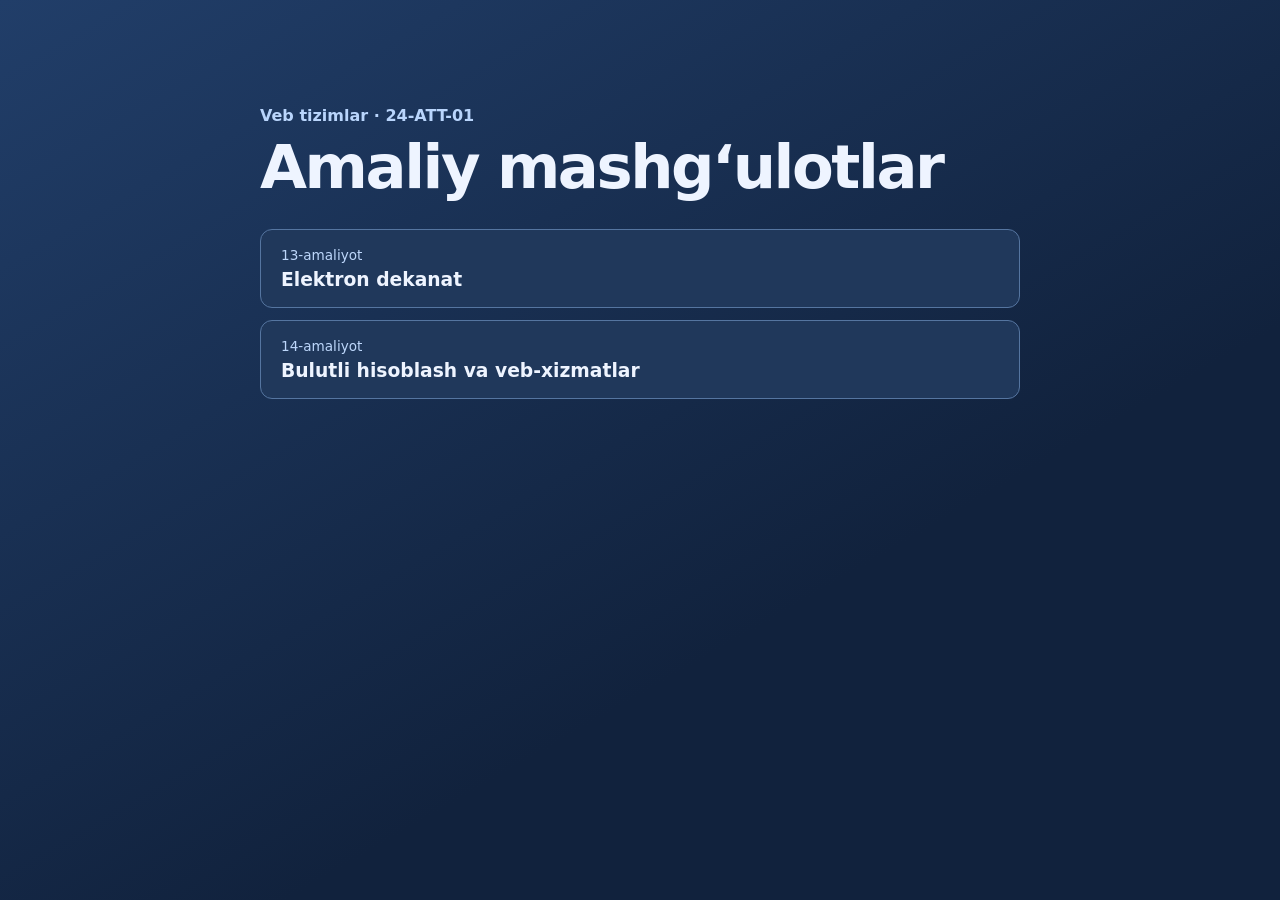
<file: index.html>
<!doctype html>
<html lang="uz">
<head>
  <meta charset="utf-8">
  <meta name="viewport" content="width=device-width, initial-scale=1">
  <title>Veb tizimlar · 13- va 14-amaliyot</title>
  <link rel="icon" href="data:,">
  <style>
    :root {
      font-family: system-ui, sans-serif;
      color: #eef4ff;
      background: #11223d;
    }
    * { box-sizing: border-box; }
    body { margin: 0; min-height: 100vh; background: linear-gradient(150deg, #213e69, #11223d 65%); }
    main { width: min(760px, calc(100% - 36px)); margin: auto; padding: clamp(44px, 12vw, 106px) 0 44px; }
    .course { margin: 0 0 10px; color: #b9d5fc; font-weight: 700; }
    h1 { margin: 0 0 28px; font-size: clamp(2.05rem, 6vw, 3.8rem); letter-spacing: -.04em; line-height: 1.08; }
    nav { display: grid; gap: 12px; }
    a { display: grid; gap: 6px; padding: 17px 20px; border: 1px solid #5575a0; border-radius: 12px; background: #20385b; color: inherit; text-decoration: none; }
    a:hover { background: #284975; }
    a:focus-visible { outline: 3px solid #d4e8ff; outline-offset: 3px; }
    a span { color: #bdd7fb; font-size: .85rem; }
    a strong { font-size: 1.17rem; }
  </style>
</head>
<body>
  <main>
    <p class="course">Veb tizimlar · 24-ATT-01</p>
    <h1>Amaliy mashg‘ulotlar</h1>
    <nav aria-label="Amaliyotlarni ochish">
      <a href="./web_final_loyiha/">
        <span>13-amaliyot</span>
        <strong>Elektron dekanat</strong>
      </a>
      <a href="./web_amaliyot_14/">
        <span>14-amaliyot</span>
        <strong>Bulutli hisoblash va veb-xizmatlar</strong>
      </a>
    </nav>
  </main>
</body>
</html>
</file>
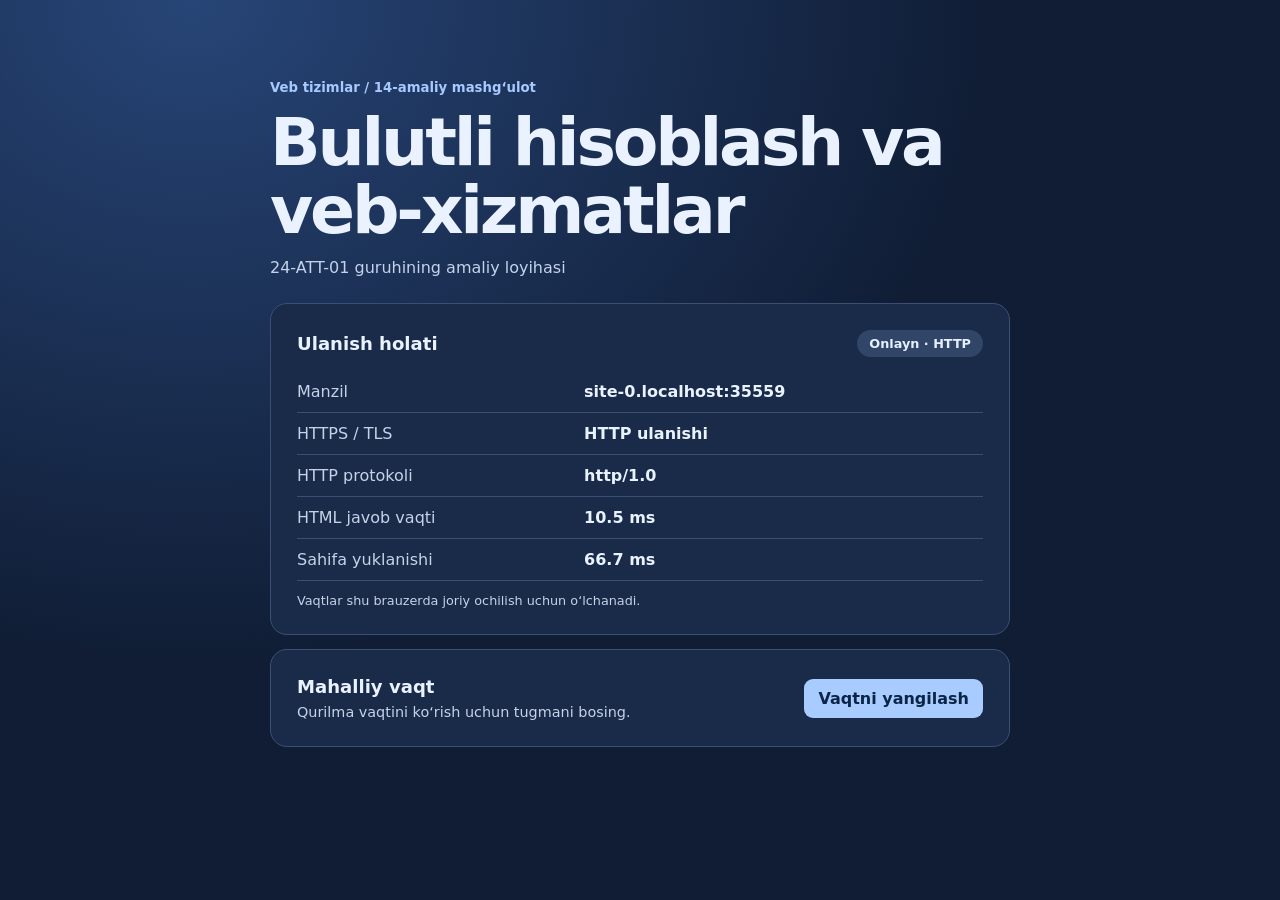
<file: web_amaliyot_14/index.html>
<!doctype html>
<html lang="uz">
<head>
  <meta charset="utf-8">
  <meta name="viewport" content="width=device-width, initial-scale=1">
  <meta name="description" content="Bulutli hosting, HTTPS va tarmoq tezligini tekshirish uchun 14-amaliy mashg‘ulot.">
  <title>Bulutli hisoblash va veb-xizmatlar</title>
  <link rel="icon" href="data:,">
  <link rel="stylesheet" href="style.css">
  <script defer src="app.js"></script>
</head>
<body>
  <main class="layout">
    <header>
      <p class="eyebrow">Veb tizimlar / 14-amaliy mashg‘ulot</p>
      <h1>Bulutli hisoblash va veb-xizmatlar</h1>
      <p class="subtitle">24-ATT-01 guruhining amaliy loyihasi</p>
    </header>
    <section class="card" aria-labelledby="audit-title">
      <div class="card-heading">
        <h2 id="audit-title">Ulanish holati</h2>
        <span class="badge" id="holat">Aniqlanmoqda</span>
      </div>
      <dl>
        <div><dt>Manzil</dt><dd id="manzil">—</dd></div>
        <div><dt>HTTPS / TLS</dt><dd id="himoya">—</dd></div>
        <div><dt>HTTP protokoli</dt><dd id="protokol">—</dd></div>
        <div><dt>HTML javob vaqti</dt><dd id="javob">—</dd></div>
        <div><dt>Sahifa yuklanishi</dt><dd id="yuklanish">—</dd></div>
      </dl>
      <p class="note">Vaqtlar shu brauzerda joriy ochilish uchun o‘lchanadi.</p>
    </section>
    <section class="card clock" aria-labelledby="clock-title">
      <div>
        <h2 id="clock-title">Mahalliy vaqt</h2>
        <p id="vaqtMatni" role="status">Qurilma vaqtini ko‘rish uchun tugmani bosing.</p>
      </div>
      <button id="vaqtTugmasi" type="button">Vaqtni yangilash</button>
    </section>
    <noscript>Ulanish ko‘rsatkichlari va vaqt tugmasi uchun JavaScript yoqilishi kerak.</noscript>
  </main>
</body>
</html>
</file>
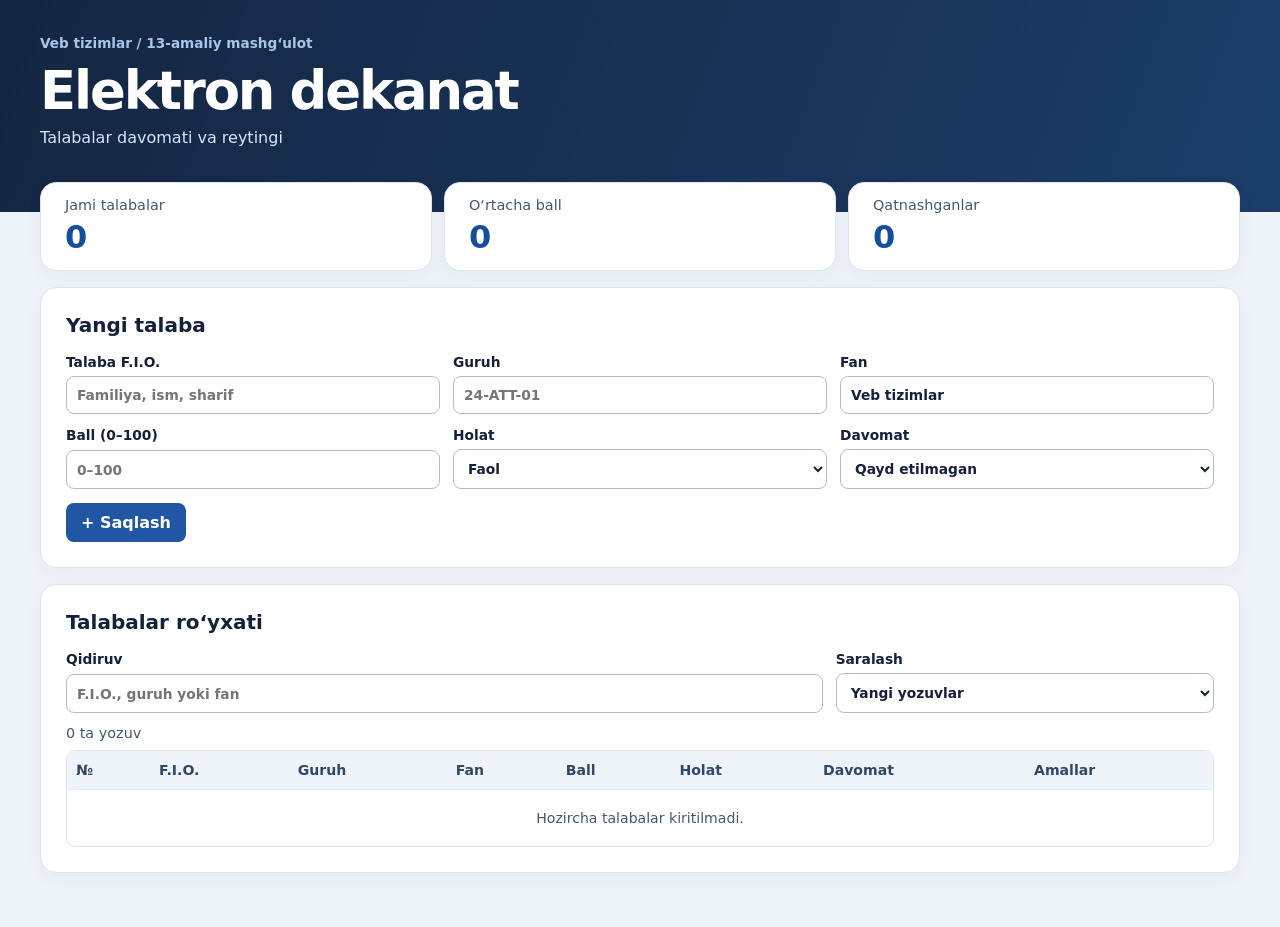
<file: web_final_loyiha/index.html>
<!doctype html>
<html lang="uz">
<head>
  <meta charset="utf-8">
  <meta name="viewport" content="width=device-width, initial-scale=1">
  <title>Elektron dekanat · Talabalar davomati va reytingi</title>
  <link rel="icon" href="data:,">
  <link rel="stylesheet" href="css/style.css">
  <script defer src="js/ombor.js"></script>
  <script defer src="js/app.js"></script>
</head>
<body>
  <header class="masthead">
    <div class="shell">
      <p class="eyebrow">Veb tizimlar / 13-amaliy mashg‘ulot</p>
      <h1>Elektron dekanat</h1>
      <p class="intro">Talabalar davomati va reytingi</p>
    </div>
  </header>
  <main class="shell content">
    <section class="stats" aria-label="Umumiy statistika">
      <div class="stat"><span>Jami talabalar</span><strong id="jamiSoni">0</strong></div>
      <div class="stat"><span>O‘rtacha ball</span><strong id="ortachaBaho">0</strong></div>
      <div class="stat"><span>Qatnashganlar</span><strong id="qatnashganlar">0</strong></div>
    </section>
    <section class="panel" aria-labelledby="formaSarlavha">
      <h2 id="formaSarlavha">Yangi talaba</h2>
      <form id="talabaForma" novalidate>
        <div class="fields">
          <label>Talaba F.I.O. <input name="fio" id="talabaFio" placeholder="Familiya, ism, sharif" required maxlength="120"></label>
          <label>Guruh <input name="guruh" id="talabaGuruh" placeholder="24-ATT-01" required maxlength="30"></label>
          <label>Fan <input name="fan" id="talabaFan" value="Veb tizimlar" required maxlength="80"></label>
          <label>Ball (0–100) <input name="baho" id="talabaBaho" type="number" inputmode="numeric" min="0" max="100" step="1" required placeholder="0–100"></label>
          <label>Holat <select name="holat" id="talabaHolat"><option>Faol</option><option>Nofaol</option></select></label>
          <label>Davomat <select name="davomat" id="talabaDavomat"><option>Qayd etilmagan</option><option>Qatnashdi</option><option>Qatnashmadi</option><option>Sababli</option></select></label>
        </div>
        <div class="form-actions">
          <button type="submit" id="saqlash">+ Saqlash</button>
          <button type="button" class="secondary" id="bekor" hidden>Bekor qilish</button>
        </div>
      </form>
      <p id="xabar" role="status"></p>
    </section>
    <section class="panel" aria-labelledby="royxatSarlavha">
      <h2 id="royxatSarlavha">Talabalar ro‘yxati</h2>
      <div class="tools">
        <label>Qidiruv <input type="search" id="qidiruv" placeholder="F.I.O., guruh yoki fan"></label>
        <label>Saralash <select id="saralash"><option value="yangi">Yangi yozuvlar</option><option value="yuqori">Ball kamayish tartibida</option><option value="past">Ball o‘sish tartibida</option><option value="fio">F.I.O. bo‘yicha</option></select></label>
      </div>
      <p class="hint" id="natija">0 ta yozuv</p>
      <div class="table-wrap" role="region" aria-label="Talabalar jadvali" tabindex="0">
        <table aria-labelledby="royxatSarlavha">
          <thead><tr><th scope="col">№</th><th scope="col">F.I.O.</th><th scope="col">Guruh</th><th scope="col">Fan</th><th scope="col">Ball</th><th scope="col">Holat</th><th scope="col">Davomat</th><th scope="col">Amallar</th></tr></thead>
          <tbody id="jadvalTana"></tbody>
        </table>
      </div>
    </section>
  </main>
  <dialog id="ochirishOynasi" aria-labelledby="ochirishSarlavha">
    <form method="dialog">
      <h2 id="ochirishSarlavha">Talabani o‘chirish</h2>
      <p id="ochirishMatni"></p>
      <div class="form-actions">
        <button class="secondary" value="bekor" autofocus>Bekor qilish</button>
        <button class="danger" value="tasdiq">O‘chirish</button>
      </div>
    </form>
  </dialog>
</body>
</html>
</file>
<file: web_amaliyot_14/style.css>
:root{font-family:system-ui,sans-serif;color:#eaf2ff;background:#101d35;color-scheme:dark}
*{box-sizing:border-box}
body{margin:0;min-height:100vh;background:radial-gradient(ellipse at 15% 0%,#274577 0,transparent 52%),#101d35}
.layout{width:min(740px,calc(100% - 32px));margin:auto;padding:clamp(30px,7vw,80px) 0 40px}
.eyebrow{color:#a7c9ff;font-size:.83rem;font-weight:700;margin:0 0 14px}
h1{font-size:clamp(2.2rem,7vw,4.15rem);margin:0;max-width:690px;line-height:1.02;letter-spacing:-.048em}
.subtitle{color:#c3d3ea;margin:14px 0 26px}
.card{border:1px solid #3a5073;background:#192b48;border-radius:17px;padding:clamp(15px,4vw,26px);margin-top:14px}
.card-heading,.clock{display:flex;align-items:center;justify-content:space-between;gap:12px}
h2{margin:0;font-size:1.13rem}
.badge{display:inline-block;background:#304567;color:#e6efff;border-radius:20px;padding:6px 12px;font-size:.8rem;font-weight:700}
.badge.secure{background:#164e4a;color:#bdffed}
dl{margin:14px 0 0}
dl div{display:grid;grid-template-columns:minmax(0,1fr) minmax(0,1.45fr);gap:12px;border-bottom:1px solid #3a5073;padding:11px 0}
dt,.note,#vaqtMatni{color:#c3d3ea}
dd{margin:0;font-weight:650;overflow-wrap:anywhere}
.note{font-size:.8rem;margin:12px 0 0}
#vaqtMatni{margin:7px 0 0;font-size:.9rem}
button{border:0;border-radius:9px;padding:10px 14px;background:#a8ccff;color:#0c2447;font:inherit;font-weight:700;cursor:pointer}
button:hover{background:#c5ddff}
button:focus-visible{outline:3px solid white;outline-offset:3px}
@media(max-width:430px){.clock{align-items:flex-start;flex-direction:column}dl div{font-size:.89rem}}
</file>
<file: web_final_loyiha/css/style.css>
:root{font-family:system-ui,sans-serif;color:#142138;background:#eef3f9;color-scheme:light}
*{box-sizing:border-box}
body{margin:0}
.shell{width:min(1200px,calc(100% - 40px));margin-inline:auto}
.masthead{background:linear-gradient(110deg,#142641,#1c3d69);color:white;padding:35px 0 65px}
.eyebrow{margin:0 0 12px;color:#a9c6e9;font-weight:650;font-size:.85rem}
h1{font-size:clamp(2rem,6vw,3.3rem);line-height:1.05;margin:0;letter-spacing:-.04em}
.intro{margin:10px 0 0;color:#d7e6fa}
.content{position:relative;margin-top:-30px;padding-bottom:38px}
.stats{display:grid;grid-template-columns:repeat(3,minmax(0,1fr));gap:12px;margin-bottom:16px}
.stat,.panel{background:white;border:1px solid #dbe5f0;border-radius:16px;box-shadow:0 6px 20px #182e4d09}
.stat{padding:14px clamp(9px,3vw,24px);display:grid;gap:5px;align-content:start}
.stat span,.hint{color:#455773;font-size:.9rem}
.stat strong{font-size:clamp(1.35rem,4vw,2rem);color:#174e9b}
.panel{padding:clamp(16px,3vw,25px);margin-bottom:16px}
h2{font-size:1.25rem;margin:0 0 17px}
.fields{display:grid;grid-template-columns:repeat(3,minmax(0,1fr));gap:13px}
.tools{display:grid;grid-template-columns:minmax(0,2fr) minmax(0,1fr);gap:13px}
label{display:grid;gap:6px;font-size:.86rem;font-weight:650}
input,select,button{font:inherit;border-radius:8px}
input,select{width:100%;min-width:0;padding:10px;border:1px solid #aebed0;background:white;color:inherit}
button{cursor:pointer;border:1px solid transparent;padding:9px 14px;background:#2056a4;color:white;font-weight:650}
button:hover{filter:brightness(.90)}
:focus-visible{outline:3px solid #3479cf;outline-offset:3px}
.secondary{background:#eaf1fd;color:#183a6a}
.danger{background:#a32739;color:white}
.form-actions,.row-actions{display:flex;align-items:center;gap:8px;flex-wrap:wrap}
.form-actions{margin-top:14px}
#xabar:empty{display:none}
#xabar{margin:12px 0 0;color:#14553a}
#xabar.error{color:#a32739}
.hint{margin:12px 0 9px}
.table-wrap{overflow:auto;border:1px solid #dbe5f0;border-radius:9px}
table{width:100%;min-width:810px;border-collapse:collapse;font-size:.88rem}
th,td{padding:11px 9px;text-align:left;border-bottom:1px solid #e7edf4;overflow-wrap:anywhere}
th{background:#eff4fa;color:#304867;white-space:nowrap}
td:nth-child(2){min-width:125px;font-weight:650}
tr:last-child td{border-bottom:0}
.row-actions{flex-wrap:nowrap}
.row-actions button{padding:6px 8px;font-size:.8rem}
.empty{text-align:center;color:#455773;padding:20px}
dialog{border:1px solid #dbe5f0;border-radius:16px;color:inherit;max-width:min(420px,calc(100% - 28px));padding:24px}
dialog::backdrop{background:#142138a0}
@media(max-width:690px){.fields{grid-template-columns:repeat(2,minmax(0,1fr))}.shell{width:calc(100% - 24px)}}
@media(max-width:420px){.fields,.tools{grid-template-columns:minmax(0,1fr)}.stats{gap:6px}.stat span{font-size:.75rem}}
</file>
